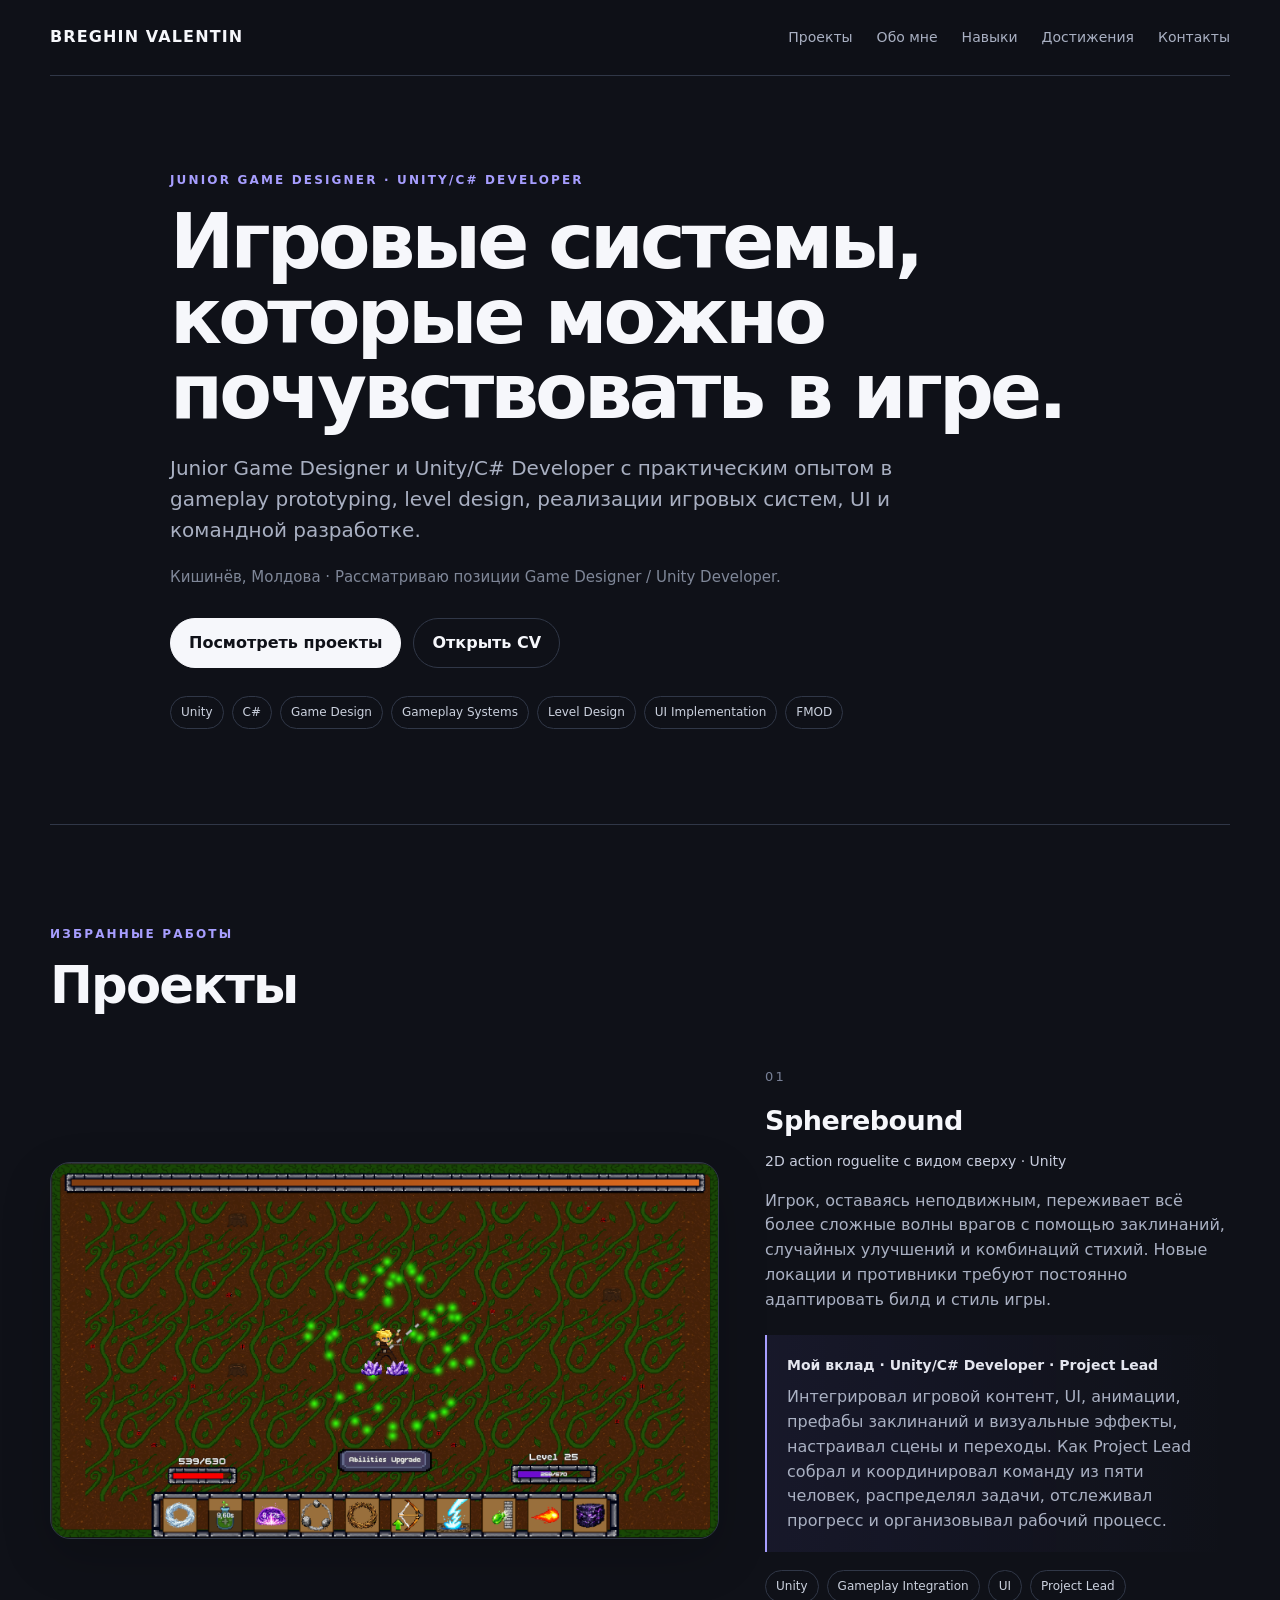
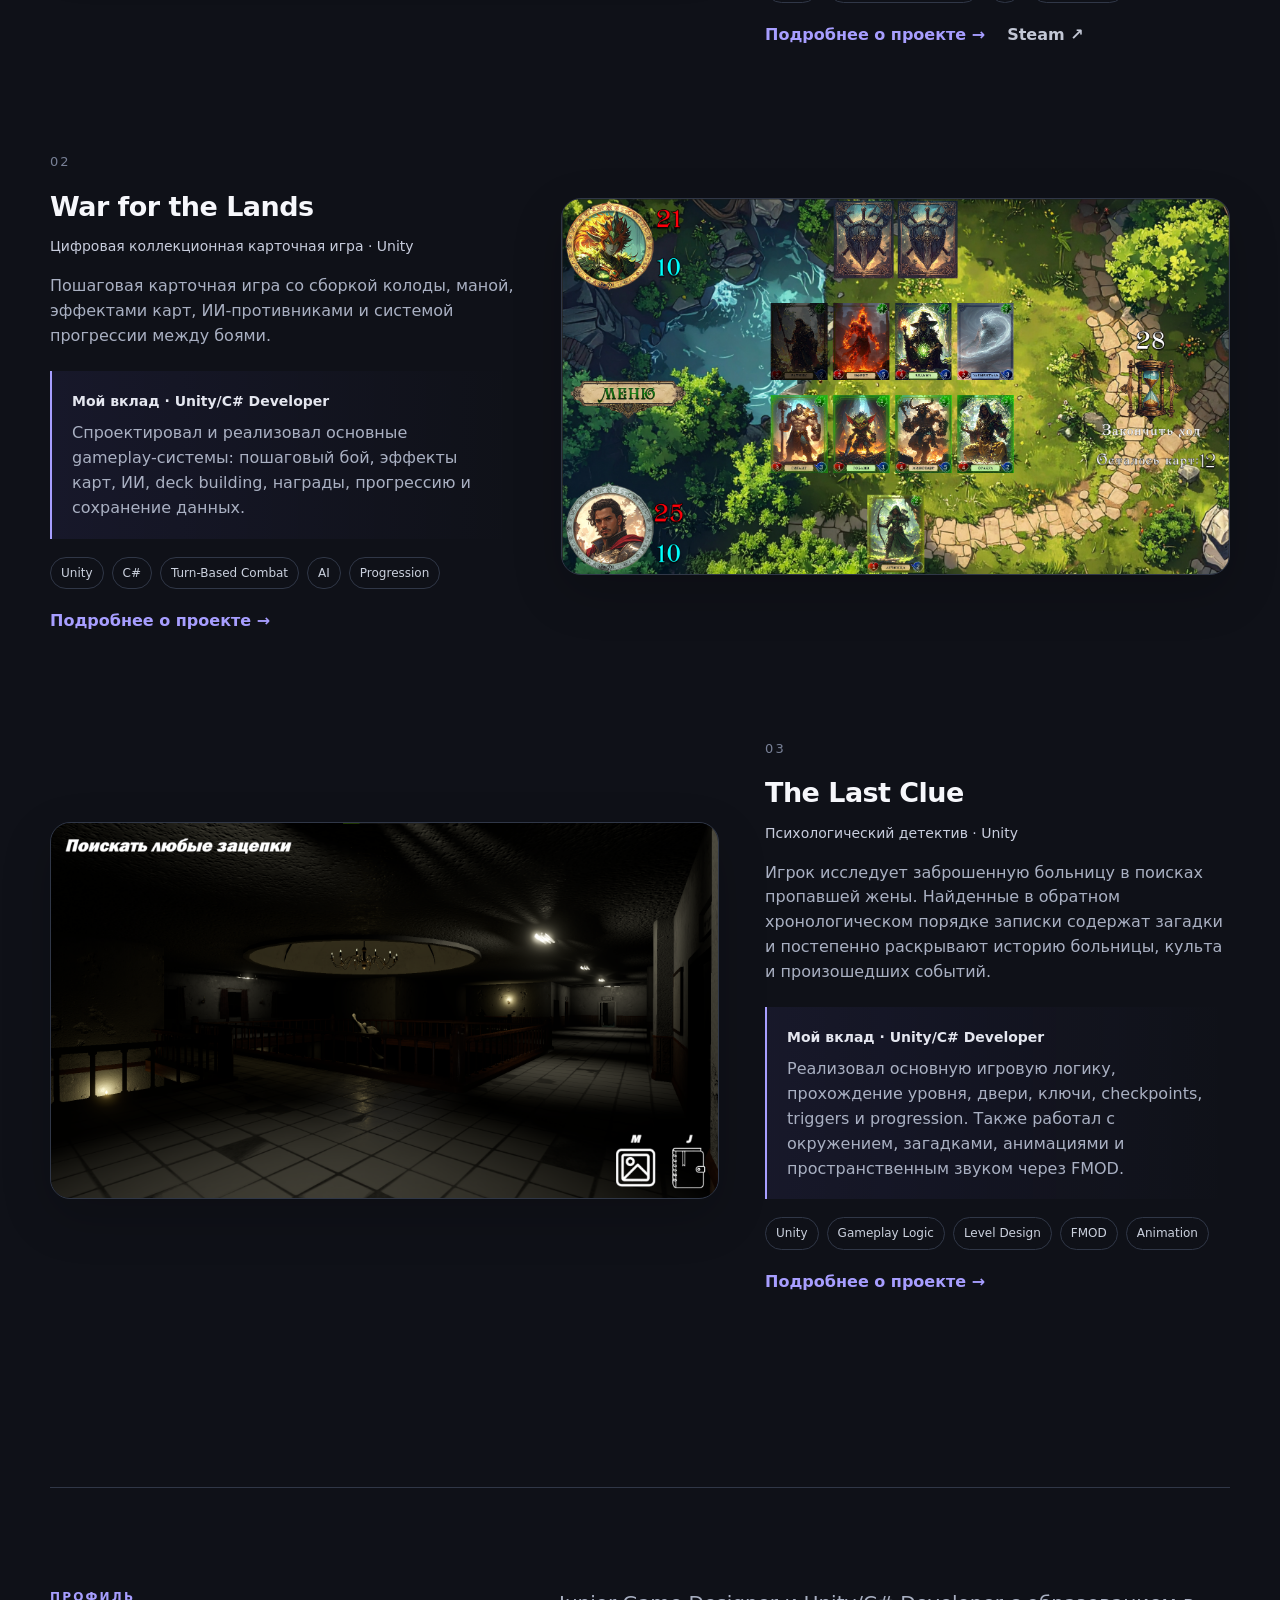
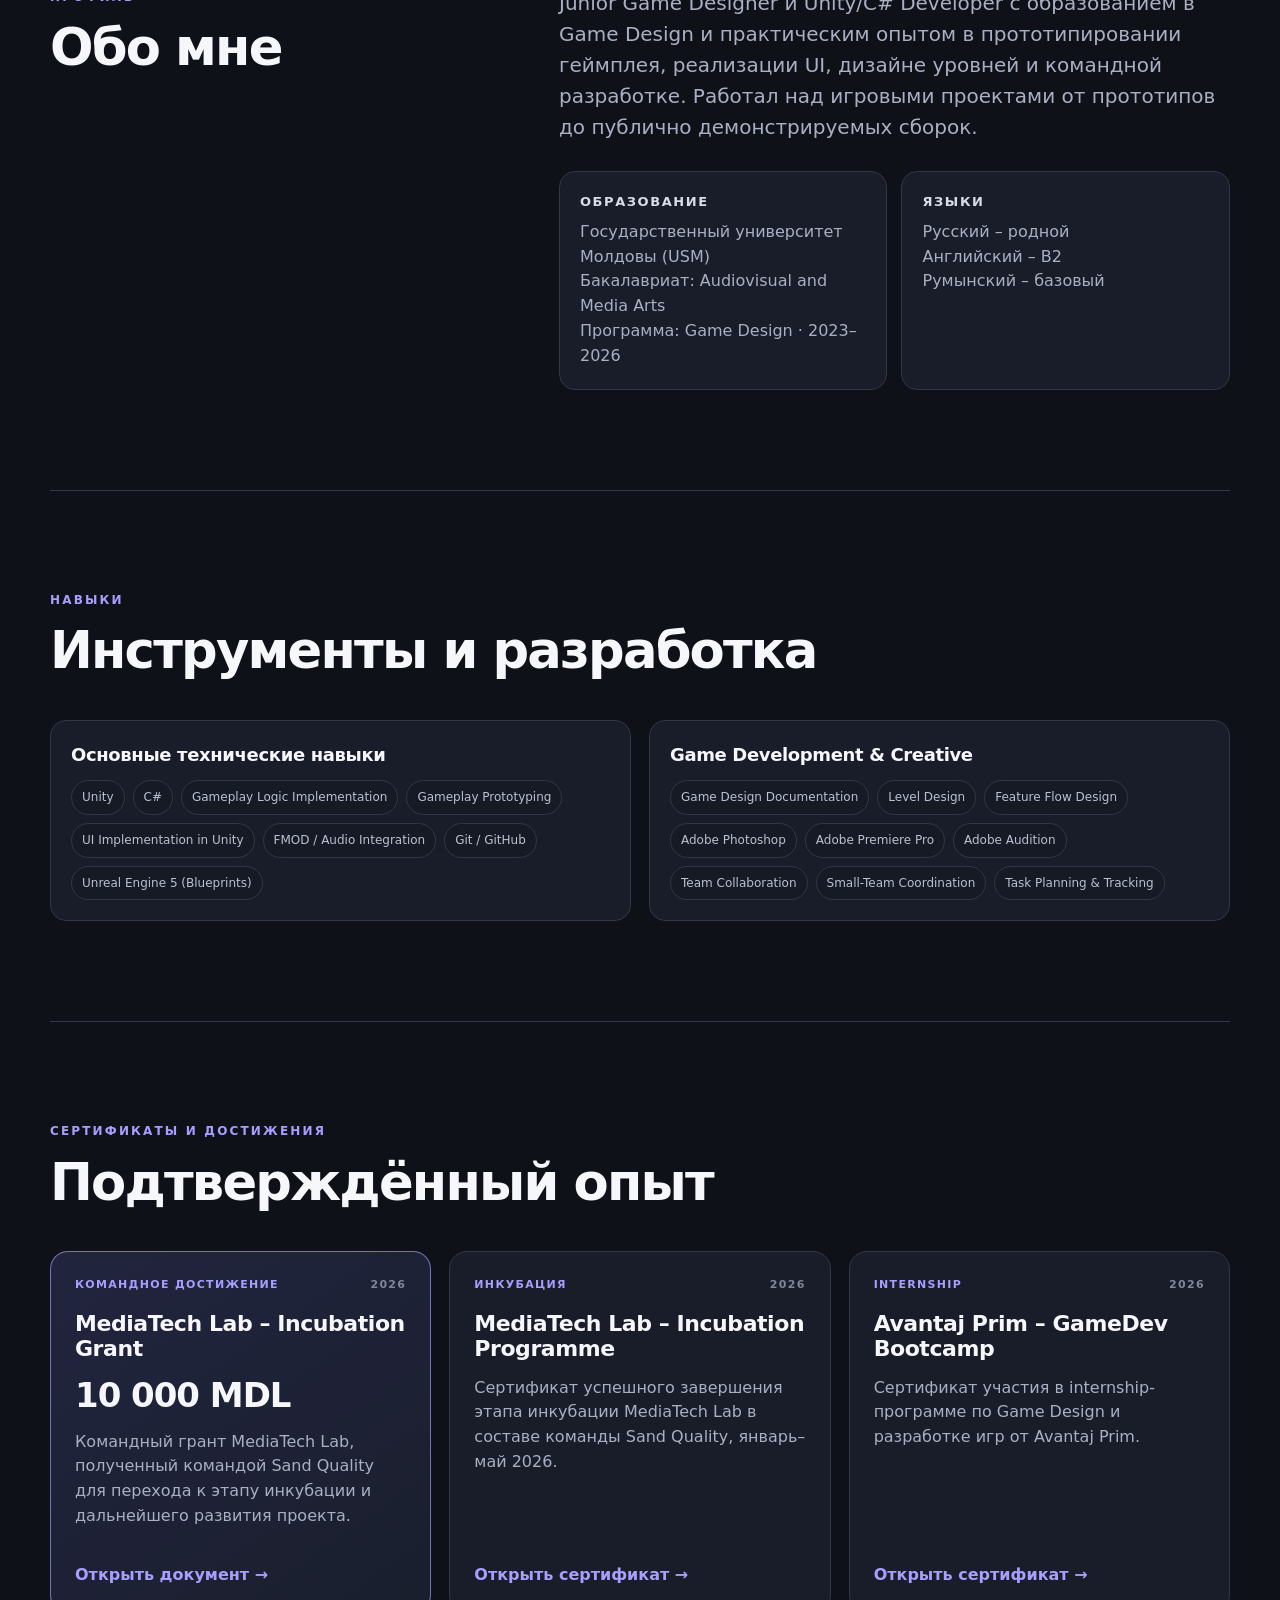
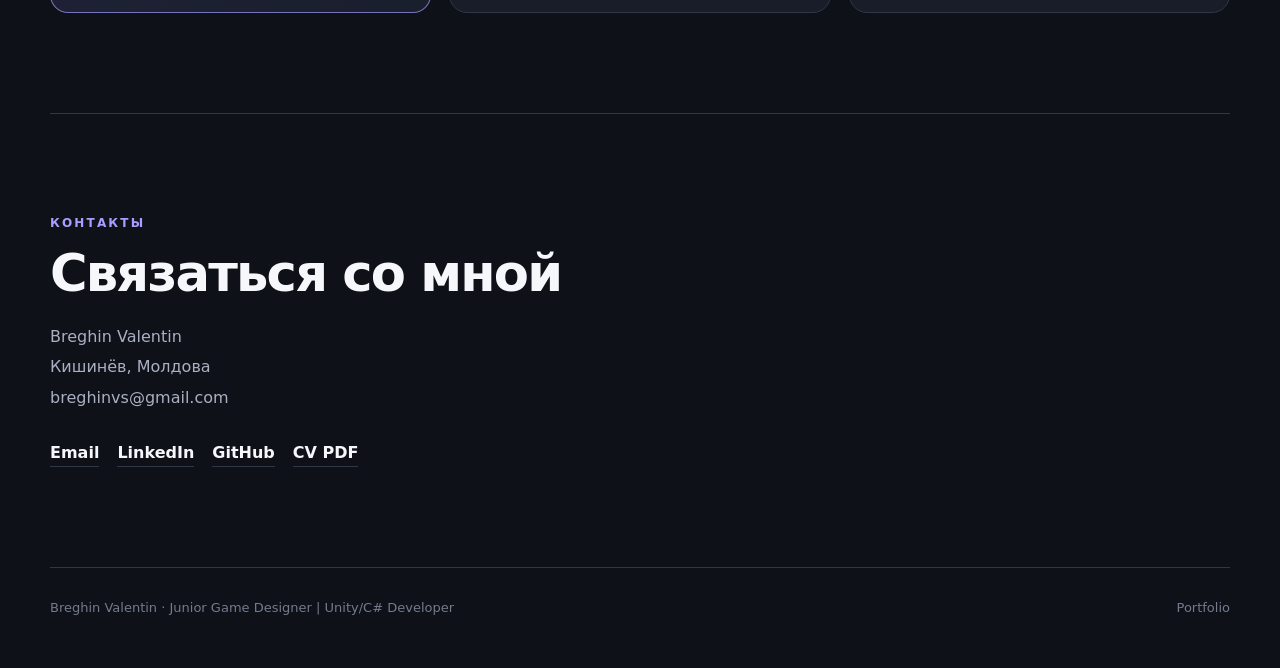
<file: index.html>
<!doctype html>
<html lang="ru">
  <head>
    <meta charset="utf-8">
    <meta name="viewport" content="width=device-width,initial-scale=1">
    <title>Breghin Valentin | Junior Game Designer | Unity/C# Developer</title>
    <meta name="description" content="Портфолио Breghin Valentin: Junior Game Designer и Unity/C# Developer. Игровые системы, gameplay prototyping, level design и командная разработка.">
    <link rel="canonical" href="https://gatakola.github.io/">
    <meta property="og:type" content="website">
    <meta property="og:site_name" content="Valentin Breghin Portfolio">
    <meta property="og:title" content="Valentin Breghin | Junior Game Designer | Unity/C# Developer">
    <meta property="og:description" content="Portfolio of Valentin Breghin, a Junior Game Designer and Unity/C# Developer focused on gameplay systems, prototyping, level design, and team-based game development.">
    <meta property="og:url" content="https://gatakola.github.io/">
    <meta property="og:image" content="https://gatakola.github.io/media/spherebound.png">
    <meta property="og:image:secure_url" content="https://gatakola.github.io/media/spherebound.png">
    <meta property="og:image:type" content="image/png">
    <meta property="og:image:width" content="1232">
    <meta property="og:image:height" content="706">
    <meta property="og:image:alt" content="Valentin Breghin game development portfolio">
    <meta name="twitter:card" content="summary_large_image">
    <meta name="twitter:title" content="Valentin Breghin | Junior Game Designer | Unity/C# Developer">
    <meta name="twitter:description" content="Portfolio of Valentin Breghin, a Junior Game Designer and Unity/C# Developer focused on gameplay systems, prototyping, level design, and team-based game development.">
    <meta name="twitter:image" content="https://gatakola.github.io/media/spherebound.png">
    <link rel="stylesheet" href="styles.css?v=20260915-1">
  </head>
  <body>
    <header class="topbar">
      <a class="logo" href="index.html">BREGHIN VALENTIN</a>
      <nav>
        <a href="#projects">Проекты</a>
        <a href="#about">Обо мне</a>
        <a href="#skills">Навыки</a>
        <a href="#achievements">Достижения</a>
        <a href="#contact">Контакты</a>
      </nav>
    </header>
    <main>
      <section class="hero hero-text-only">
        <div class="hero-centered">
          <p class="eyebrow">JUNIOR GAME DESIGNER · UNITY/C# DEVELOPER</p>
          <h1>Игровые системы, которые можно почувствовать в игре.</h1>
          <p class="lead">Junior Game Designer и Unity/C# Developer с практическим опытом в gameplay prototyping, level design, реализации игровых систем, UI и командной разработке.</p>
          <p class="hero-note">Кишинёв, Молдова · Рассматриваю позиции Game Designer / Unity Developer.</p>
          <div class="actions">
            <a class="button primary" href="#projects">Посмотреть проекты</a>
            <a class="button" href="cv.pdf" target="_blank">Открыть CV</a>
          </div>
          <div class="chips">
            <span>Unity</span>
            <span>C#</span>
            <span>Game Design</span>
            <span>Gameplay Systems</span>
            <span>Level Design</span>
            <span>UI Implementation</span>
            <span>FMOD</span>
          </div>
        </div>
      </section>

      <section id="projects" class="section">
        <div class="section-heading">
          <p class="eyebrow">ИЗБРАННЫЕ РАБОТЫ</p>
          <h2>Проекты</h2>
        </div>
        <article class="project-card">
          <a href="spherebound.html" class="project-media media">
            <img src="media/spherebound_jungle.png" alt="Gameplay Spherebound в локации Джунгли">
          </a>
          <div class="project-copy">
            <p class="index">01</p>
            <h3>Spherebound</h3>
            <span class="project-type">2D action roguelite с видом сверху · Unity</span>
            <p>Игрок, оставаясь неподвижным, переживает всё более сложные волны врагов с помощью заклинаний, случайных улучшений и комбинаций стихий. Новые локации и противники требуют постоянно адаптировать билд и стиль игры.</p>
            <div class="contribution-inline">
              <strong>Мой вклад · Unity/C# Developer · Project Lead</strong>
              <p>Интегрировал игровой контент, UI, анимации, префабы заклинаний и визуальные эффекты, настраивал сцены и переходы. Как Project Lead собрал и координировал команду из пяти человек, распределял задачи, отслеживал прогресс и организовывал рабочий процесс.</p>
            </div>
            <div class="chips">
              <span>Unity</span>
              <span>Gameplay Integration</span>
              <span>UI</span>
              <span>Project Lead</span>
            </div>
            <div class="project-links">
              <a class="text-link" href="spherebound.html">Подробнее о проекте →</a>
              <a class="text-link secondary-link" href="https://store.steampowered.com/app/4751490/Spherebound/" target="_blank" rel="noopener noreferrer">Steam ↗</a>
            </div>
          </div>
        </article>
        <article class="project-card reverse">
          <a href="war-for-the-lands.html" class="project-media media">
            <img src="media/wfl_combat.png" alt="Gameplay War for the Lands">
          </a>
          <div class="project-copy">
            <p class="index">02</p>
            <h3>War for the Lands</h3>
            <span class="project-type">Цифровая коллекционная карточная игра · Unity</span>
            <p>Пошаговая карточная игра со сборкой колоды, маной, эффектами карт, ИИ-противниками и системой прогрессии между боями.</p>
            <div class="contribution-inline">
              <strong>Мой вклад · Unity/C# Developer</strong>
              <p>Спроектировал и реализовал основные gameplay-системы: пошаговый бой, эффекты карт, ИИ, deck building, награды, прогрессию и сохранение данных.</p>
            </div>
            <div class="chips">
              <span>Unity</span>
              <span>C#</span>
              <span>Turn-Based Combat</span>
              <span>AI</span>
              <span>Progression</span>
            </div>
            <a class="text-link" href="war-for-the-lands.html">Подробнее о проекте →</a>
          </div>
        </article>
        <article class="project-card">
          <a href="the-last-clue.html" class="project-media media">
            <img src="media/the_last_clue.png" alt="The Last Clue">
          </a>
          <div class="project-copy">
            <p class="index">03</p>
            <h3>The Last Clue</h3>
            <span class="project-type">Психологический детектив · Unity</span>
            <p>Игрок исследует заброшенную больницу в поисках пропавшей жены. Найденные в обратном хронологическом порядке записки содержат загадки и постепенно раскрывают историю больницы, культа и произошедших событий.</p>
            <div class="contribution-inline">
              <strong>Мой вклад · Unity/C# Developer</strong>
              <p>Реализовал основную игровую логику, прохождение уровня, двери, ключи, checkpoints, triggers и progression. Также работал с окружением, загадками, анимациями и пространственным звуком через FMOD.</p>
            </div>
            <div class="chips">
              <span>Unity</span>
              <span>Gameplay Logic</span>
              <span>Level Design</span>
              <span>FMOD</span>
              <span>Animation</span>
            </div>
            <a class="text-link" href="the-last-clue.html">Подробнее о проекте →</a>
          </div>
        </article>
      </section>

      <section id="about" class="section split">
        <div>
          <p class="eyebrow">ПРОФИЛЬ</p>
          <h2>Обо мне</h2>
        </div>
        <div class="about-copy">
          <p>Junior Game Designer и Unity/C# Developer с образованием в Game Design и практическим опытом в прототипировании геймплея, реализации UI, дизайне уровней и командной разработке. Работал над игровыми проектами от прототипов до публично демонстрируемых сборок.</p>
          <div class="info-grid">
            <div class="info-card">
              <strong>Образование</strong>
              <span>
                Государственный университет Молдовы (USM)
                <br>
                Бакалавриат: Audiovisual and Media Arts
                <br>
                Программа: Game Design · 2023–2026
              </span>
            </div>
            <div class="info-card">
              <strong>Языки</strong>
              <span>
                Русский – родной
                <br>
                Английский – B2
                <br>
                Румынский – базовый
              </span>
            </div>
          </div>
        </div>
      </section>

      <section id="skills" class="section">
        <div class="section-heading">
          <p class="eyebrow">НАВЫКИ</p>
          <h2>Инструменты и разработка</h2>
        </div>
        <div class="skills-columns">
          <div class="skills-box">
            <h3>Основные технические навыки</h3>
            <div class="skill-list">
              <span>Unity</span>
              <span>C#</span>
              <span>Gameplay Logic Implementation</span>
              <span>Gameplay Prototyping</span>
              <span>UI Implementation in Unity</span>
              <span>FMOD / Audio Integration</span>
              <span>Git / GitHub</span>
              <span>Unreal Engine 5 (Blueprints)</span>
            </div>
          </div>
          <div class="skills-box">
            <h3>Game Development & Creative</h3>
            <div class="skill-list">
              <span>Game Design Documentation</span>
              <span>Level Design</span>
              <span>Feature Flow Design</span>
              <span>Adobe Photoshop</span>
              <span>Adobe Premiere Pro</span>
              <span>Adobe Audition</span>
              <span>Team Collaboration</span>
              <span>Small-Team Coordination</span>
              <span>Task Planning & Tracking</span>
            </div>
          </div>
        </div>
      </section>

      <section id="achievements" class="section">
        <div class="section-heading">
          <p class="eyebrow">СЕРТИФИКАТЫ И ДОСТИЖЕНИЯ</p>
          <h2>Подтверждённый опыт</h2>
        </div>
        <div class="achievement-grid">
          <article class="achievement-card featured-achievement">
            <div class="achievement-topline">
              <span class="achievement-type">КОМАНДНОЕ ДОСТИЖЕНИЕ</span>
              <span class="achievement-year">2026</span>
            </div>
            <h3>MediaTech Lab – Incubation Grant</h3>
            <p class="achievement-highlight">10 000 MDL</p>
            <p>Командный грант MediaTech Lab, полученный командой Sand Quality для перехода к этапу инкубации и дальнейшего развития проекта.</p>
            <a class="text-link" href="documents/mediatech-incubation-grant.pdf" target="_blank" rel="noopener noreferrer">Открыть документ →</a>
          </article>
          <article class="achievement-card">
            <div class="achievement-topline">
              <span class="achievement-type">ИНКУБАЦИЯ</span>
              <span class="achievement-year">2026</span>
            </div>
            <h3>MediaTech Lab – Incubation Programme</h3>
            <p>Сертификат успешного завершения этапа инкубации MediaTech Lab в составе команды Sand Quality, январь–май 2026.</p>
            <a class="text-link" href="documents/mediatech-incubation-certificate.pdf" target="_blank" rel="noopener noreferrer">Открыть сертификат →</a>
          </article>
          <article class="achievement-card">
            <div class="achievement-topline">
              <span class="achievement-type">INTERNSHIP</span>
              <span class="achievement-year">2026</span>
            </div>
            <h3>Avantaj Prim – GameDev Bootcamp</h3>
            <p>Сертификат участия в internship-программе по Game Design и разработке игр от Avantaj Prim.</p>
            <a class="text-link" href="documents/avantaj-prim-gamedev-bootcamp.pdf" target="_blank" rel="noopener noreferrer">Открыть сертификат →</a>
          </article>
        </div>
      </section>

      <section id="contact" class="section">
        <p class="eyebrow">КОНТАКТЫ</p>
        <h2>Связаться со мной</h2>
        <div class="contact-meta">
          <span>Breghin Valentin</span>
          <span>Кишинёв, Молдова</span>
          <span>breghinvs@gmail.com</span>
        </div>
        <div class="contact-links">
          <a href="mailto:breghinvs@gmail.com">Email</a>
          <a href="https://www.linkedin.com/in/valentin-breghin/" target="_blank" rel="noopener noreferrer">LinkedIn</a>
          <a href="https://github.com/GATAKOLA" target="_blank" rel="noopener noreferrer">GitHub</a>
          <a href="cv.pdf" target="_blank">CV PDF</a>
        </div>
      </section>
    </main>
    <footer>
      <span>Breghin Valentin · Junior Game Designer | Unity/C# Developer</span>
      <span>Portfolio</span>
    </footer>
    <script src="lightbox.js"></script>
  </body>
</html>
</file>
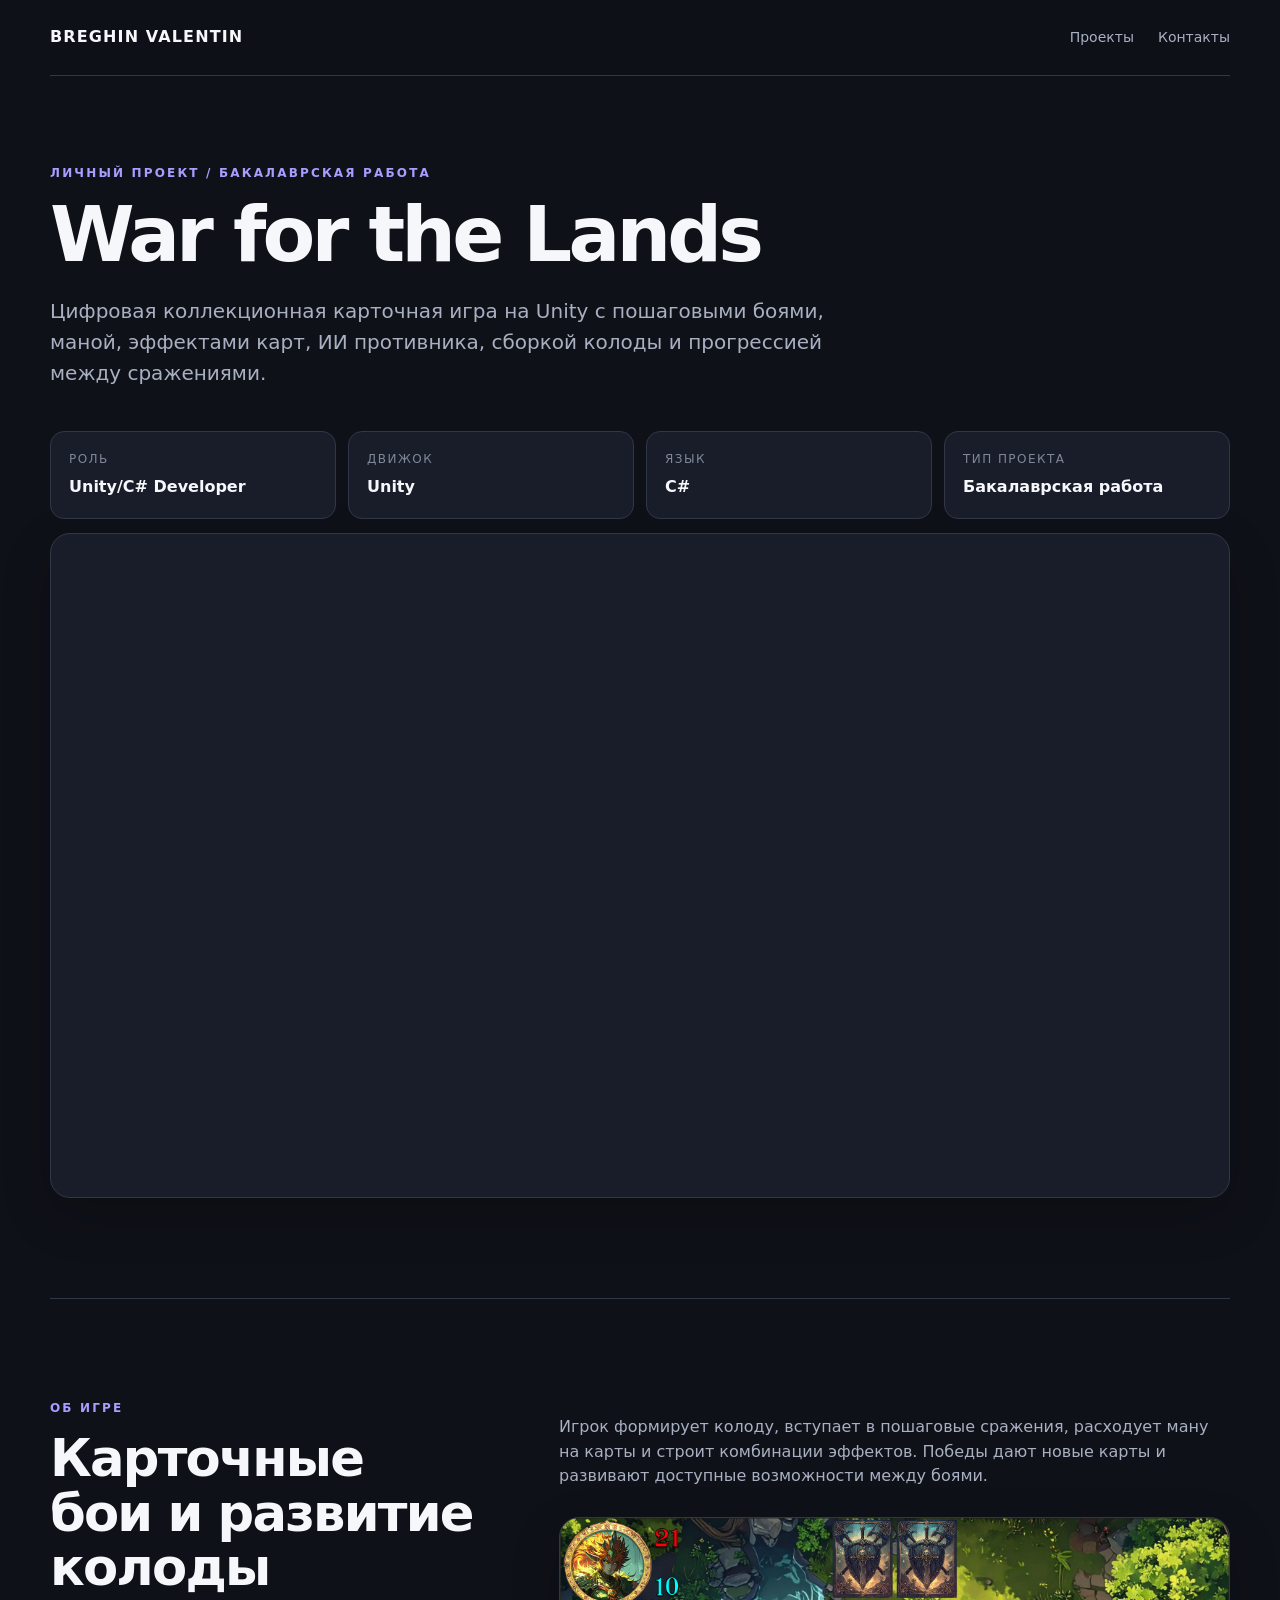
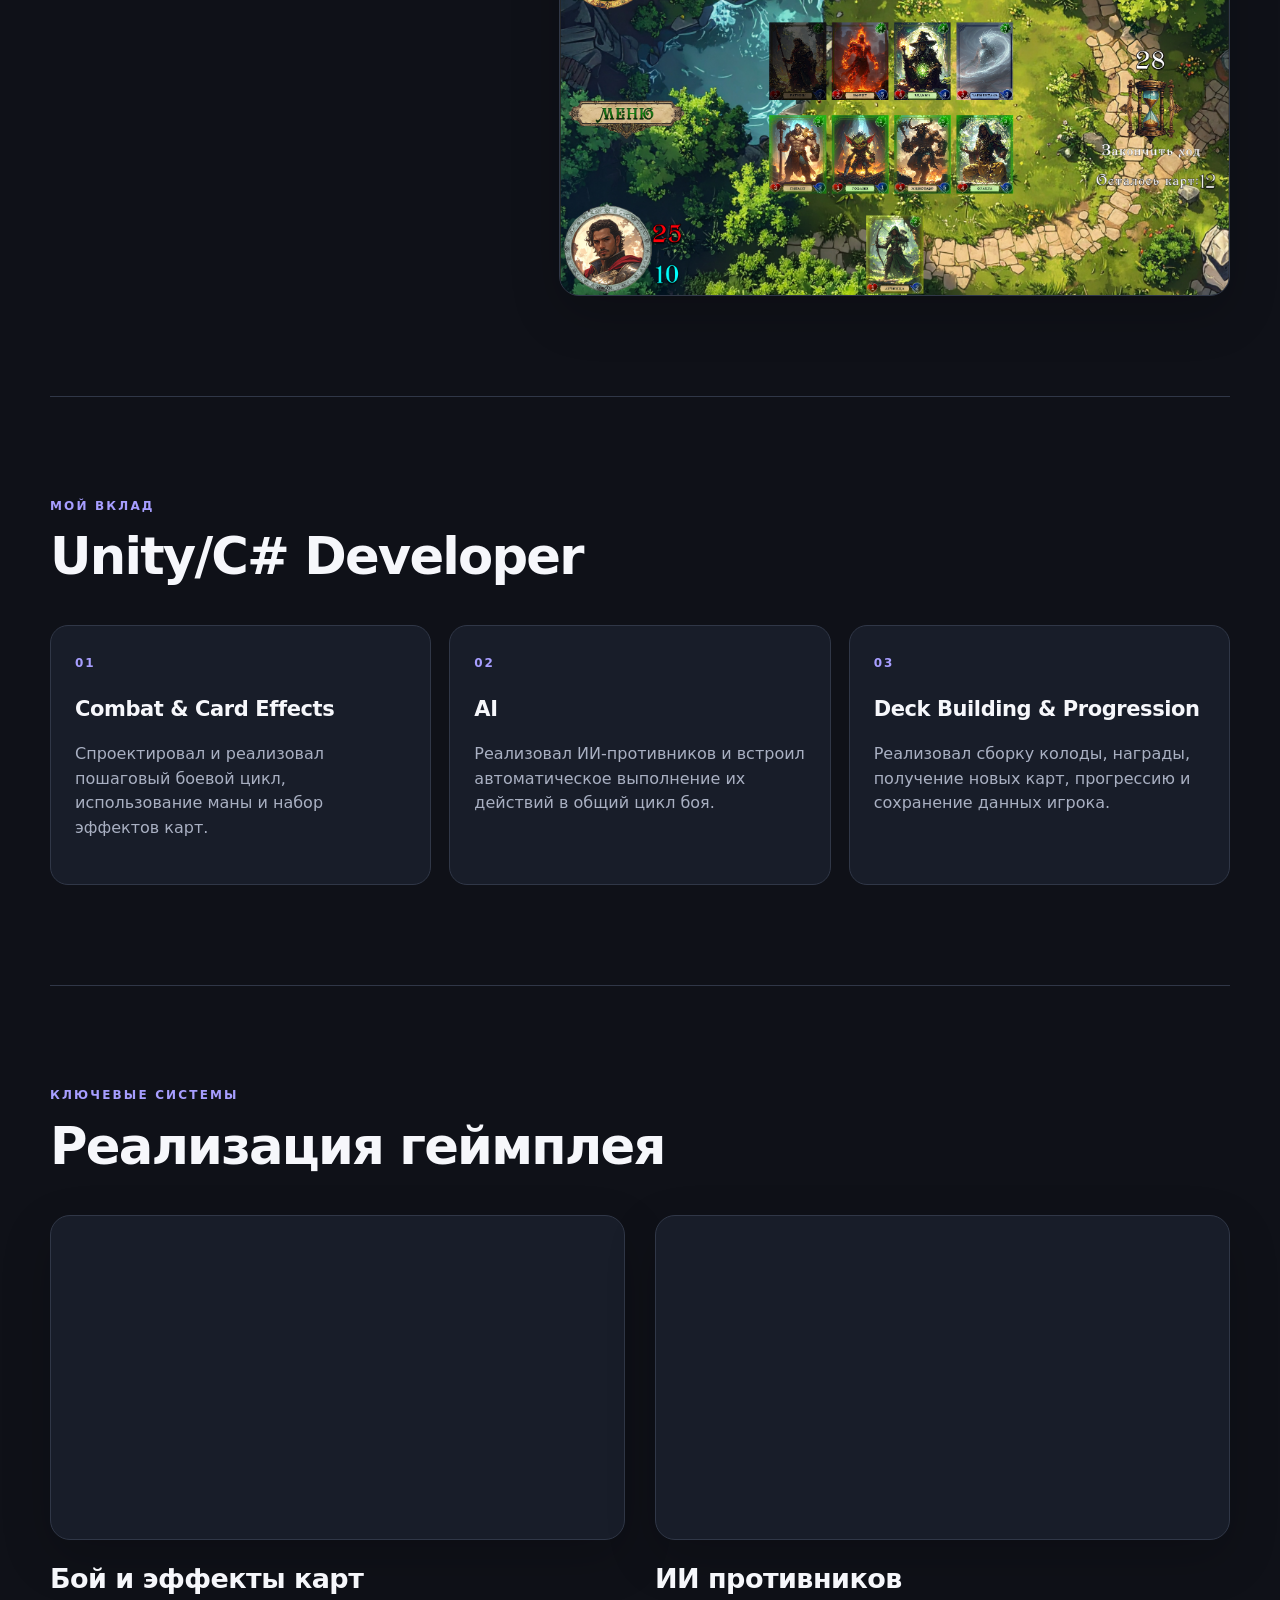
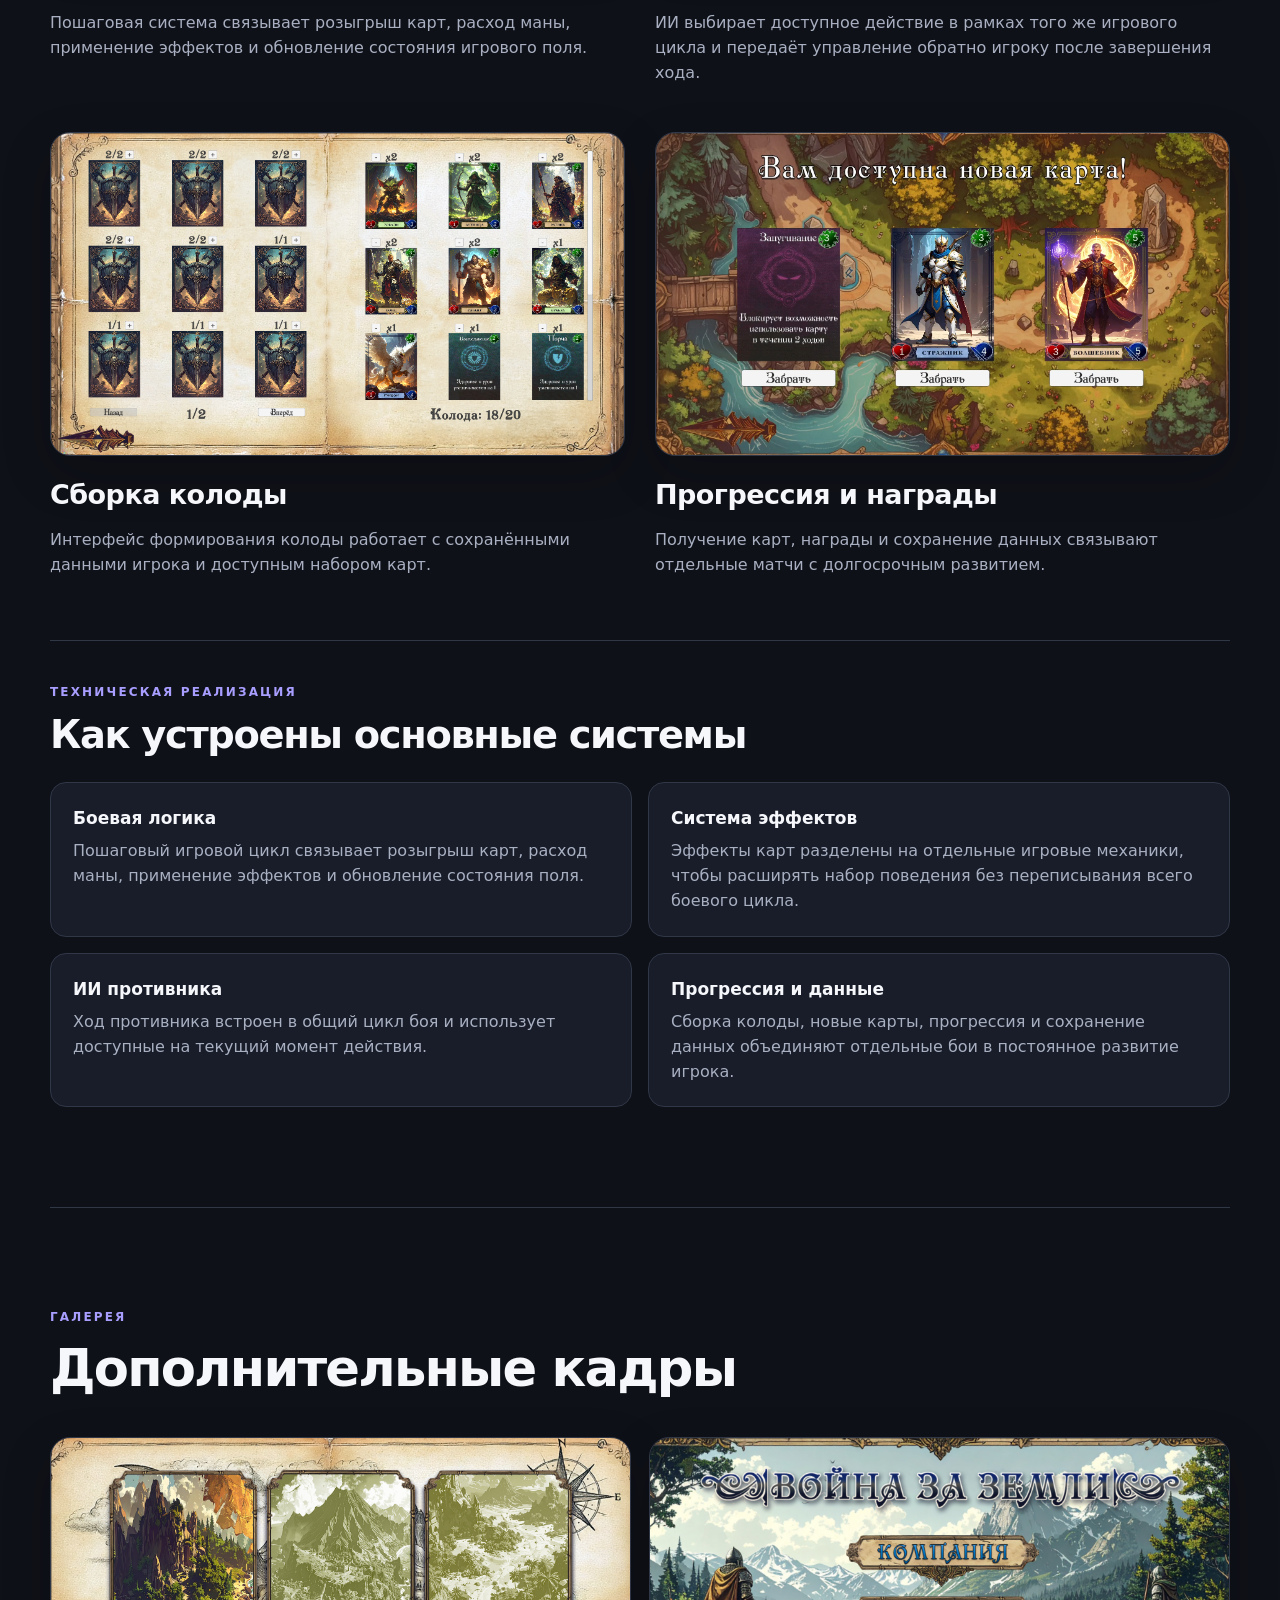
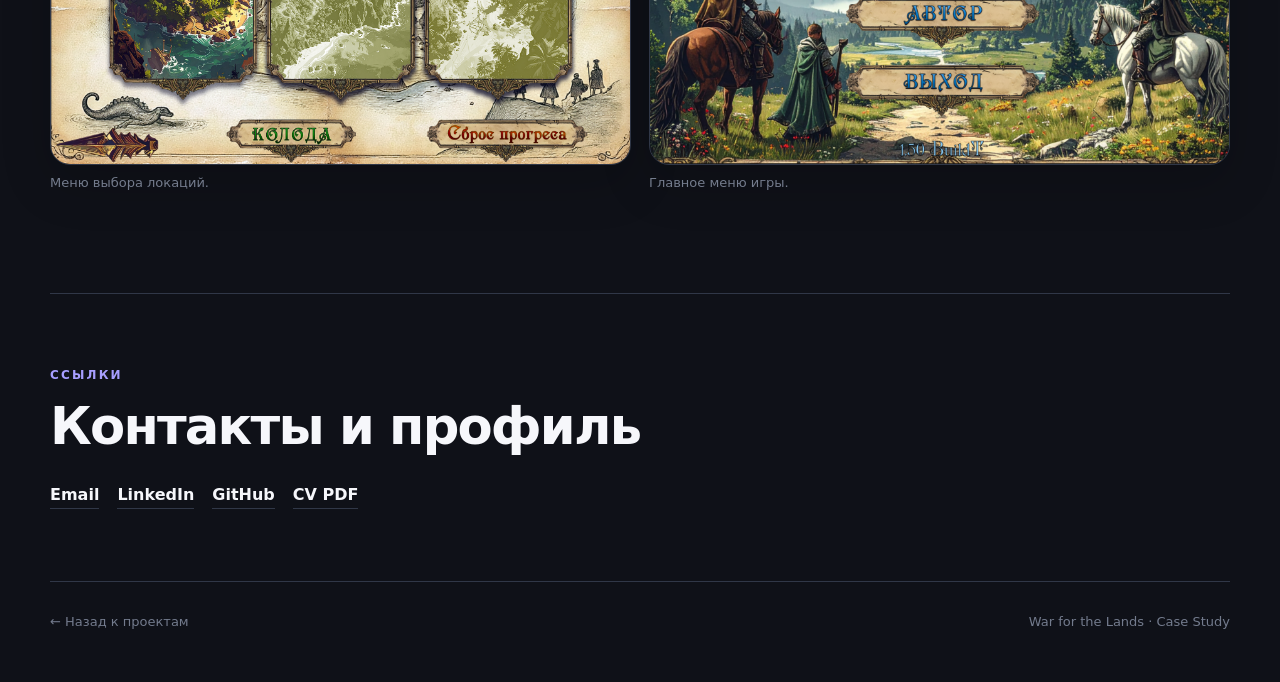
<file: war-for-the-lands.html>
<!doctype html>
<html lang="ru">
  <head>
    <meta charset="utf-8">
    <meta name="viewport" content="width=device-width,initial-scale=1">
    <title>War for the Lands | Breghin Valentin</title>
    <meta name="description" content="War for the Lands: case study Breghin Valentin, Unity/C# Developer. Turn-based combat, card effects, AI, deck building and progression.">
    <link rel="canonical" href="https://gatakola.github.io/war-for-the-lands.html">
    <meta property="og:type" content="website">
    <meta property="og:site_name" content="Valentin Breghin Portfolio">
    <meta property="og:title" content="War for the Lands | Valentin Breghin Portfolio">
    <meta property="og:description" content="War for the Lands is a digital collectible card game built in Unity. See my work on turn-based combat, card effects, AI, deck building, progression, and save systems.">
    <meta property="og:url" content="https://gatakola.github.io/war-for-the-lands.html">
    <meta property="og:image" content="https://gatakola.github.io/media/wfl_combat.png">
    <meta property="og:image:secure_url" content="https://gatakola.github.io/media/wfl_combat.png">
    <meta property="og:image:type" content="image/png">
    <meta property="og:image:width" content="1848">
    <meta property="og:image:height" content="1039">
    <meta property="og:image:alt" content="War for the Lands gameplay screenshot">
    <meta name="twitter:card" content="summary_large_image">
    <meta name="twitter:title" content="War for the Lands | Valentin Breghin Portfolio">
    <meta name="twitter:description" content="War for the Lands is a digital collectible card game built in Unity. See my work on turn-based combat, card effects, AI, deck building, progression, and save systems.">
    <meta name="twitter:image" content="https://gatakola.github.io/media/wfl_combat.png">
    <link rel="stylesheet" href="styles.css?v=20260915-1">
  </head>
  <body>
    <header class="topbar">
      <a class="logo" href="index.html">BREGHIN VALENTIN</a>
      <nav>
        <a href="index.html#projects">Проекты</a>
        <a href="index.html#contact">Контакты</a>
      </nav>
    </header>
    <main>
      <section class="project-hero">
        <p class="eyebrow">ЛИЧНЫЙ ПРОЕКТ / БАКАЛАВРСКАЯ РАБОТА</p>
        <h1>War for the Lands</h1>
        <p class="lead">Цифровая коллекционная карточная игра на Unity с пошаговыми боями, маной, эффектами карт, ИИ противника, сборкой колоды и прогрессией между сражениями.</p>
        <div class="meta-grid">
          <div>
            <span>Роль</span>
            <strong>Unity/C# Developer</strong>
          </div>
          <div>
            <span>Движок</span>
            <strong>Unity</strong>
          </div>
          <div>
            <span>Язык</span>
            <strong>C#</strong>
          </div>
          <div>
            <span>Тип проекта</span>
            <strong>Бакалаврская работа</strong>
          </div>
        </div>
        <div class="media case-hero">
          <video autoplay muted loop playsinline preload="metadata" src="media/wfl_hero.mp4"></video>
        </div>
      </section>

      <section class="section split">
        <div>
          <p class="eyebrow">ОБ ИГРЕ</p>
          <h2>Карточные бои и развитие колоды</h2>
        </div>
        <div>
          <p>Игрок формирует колоду, вступает в пошаговые сражения, расходует ману на карты и строит комбинации эффектов. Победы дают новые карты и развивают доступные возможности между боями.</p>
          <div class="media content-media">
            <img src="media/wfl_combat.png" alt="Экран боя War for the Lands">
          </div>
        </div>
      </section>

      <section class="section">
        <div class="section-heading">
          <p class="eyebrow">МОЙ ВКЛАД</p>
          <h2>Unity/C# Developer</h2>
        </div>
        <div class="contribution-grid">
          <article class="contribution-card">
            <span>01</span>
            <h3>Combat & Card Effects</h3>
            <p>Спроектировал и реализовал пошаговый боевой цикл, использование маны и набор эффектов карт.</p>
          </article>
          <article class="contribution-card">
            <span>02</span>
            <h3>AI</h3>
            <p>Реализовал ИИ-противников и встроил автоматическое выполнение их действий в общий цикл боя.</p>
          </article>
          <article class="contribution-card">
            <span>03</span>
            <h3>Deck Building & Progression</h3>
            <p>Реализовал сборку колоды, награды, получение новых карт, прогрессию и сохранение данных игрока.</p>
          </article>
        </div>
      </section>

      <section class="section">
        <div class="section-heading">
          <p class="eyebrow">КЛЮЧЕВЫЕ СИСТЕМЫ</p>
          <h2>Реализация геймплея</h2>
        </div>
        <div class="feature-grid">
          <article class="feature">
            <div class="media">
              <video autoplay muted loop playsinline preload="metadata" src="media/wfl_effect.mp4"></video>
            </div>
            <h3>Бой и эффекты карт</h3>
            <p>Пошаговая система связывает розыгрыш карт, расход маны, применение эффектов и обновление состояния игрового поля.</p>
          </article>
          <article class="feature">
            <div class="media">
              <video autoplay muted loop playsinline preload="metadata" src="media/wfl_ai.mp4"></video>
            </div>
            <h3>ИИ противников</h3>
            <p>ИИ выбирает доступное действие в рамках того же игрового цикла и передаёт управление обратно игроку после завершения хода.</p>
          </article>
          <article class="feature">
            <div class="media">
              <img src="media/wfl_deck.png" alt="Сборка колоды War for the Lands">
            </div>
            <h3>Сборка колоды</h3>
            <p>Интерфейс формирования колоды работает с сохранёнными данными игрока и доступным набором карт.</p>
          </article>
          <article class="feature">
            <div class="media">
              <img src="media/wfl_reward.png" alt="Награда War for the Lands">
            </div>
            <h3>Прогрессия и награды</h3>
            <p>Получение карт, награды и сохранение данных связывают отдельные матчи с долгосрочным развитием.</p>
          </article>
        </div>
        <div class="tech-summary">
          <p class="eyebrow">ТЕХНИЧЕСКАЯ РЕАЛИЗАЦИЯ</p>
          <h2>Как устроены основные системы</h2>
          <div class="tech-grid">
            <div class="tech-card">
              <strong>Боевая логика</strong>
              <p>Пошаговый игровой цикл связывает розыгрыш карт, расход маны, применение эффектов и обновление состояния поля.</p>
            </div>
            <div class="tech-card">
              <strong>Система эффектов</strong>
              <p>Эффекты карт разделены на отдельные игровые механики, чтобы расширять набор поведения без переписывания всего боевого цикла.</p>
            </div>
            <div class="tech-card">
              <strong>ИИ противника</strong>
              <p>Ход противника встроен в общий цикл боя и использует доступные на текущий момент действия.</p>
            </div>
            <div class="tech-card">
              <strong>Прогрессия и данные</strong>
              <p>Сборка колоды, новые карты, прогрессия и сохранение данных объединяют отдельные бои в постоянное развитие игрока.</p>
            </div>
          </div>
        </div>
      </section>

      <section class="section">
        <div class="section-heading">
          <p class="eyebrow">ГАЛЕРЕЯ</p>
          <h2>Дополнительные кадры</h2>
        </div>
        <div class="gallery-grid">
          <figure>
            <div class="media">
              <img src="media/wfl_extra.png" alt="Дополнительный кадр War for the Lands">
            </div>
            <figcaption class="caption">Меню выбора локаций.</figcaption>
          </figure>
          <figure>
            <div class="media">
              <img src="media/wfl_main_menu.png" alt="Главное меню War for the Lands">
            </div>
            <figcaption class="caption">Главное меню игры.</figcaption>
          </figure>
        </div>
      </section>

      <section class="section compact-contact">
        <p class="eyebrow">ССЫЛКИ</p>
        <h2>Контакты и профиль</h2>
        <div class="contact-links">
          <a href="mailto:breghinvs@gmail.com">Email</a>
          <a href="https://www.linkedin.com/in/valentin-breghin/" target="_blank" rel="noopener noreferrer">LinkedIn</a>
          <a href="https://github.com/GATAKOLA" target="_blank" rel="noopener noreferrer">GitHub</a>
          <a href="cv.pdf" target="_blank">CV PDF</a>
        </div>
      </section>
    </main>
    <footer>
      <a href="index.html">← Назад к проектам</a>
      <span>War for the Lands · Case Study</span>
    </footer>
    <script src="lightbox.js"></script>
  </body>
</html>
</file>
<file: styles.css>
:root {
  --bg: #0f1118;
  --surface: #181d29;
  --surface2: #202634;
  --text: #f6f7fb;
  --muted: #a9b0c2;
  --line: #303747;
  --accent: #7768ff;
  --accent2: #a79eff;
  --max: 1180px;
}

* {
  box-sizing: border-box;
}

html {
  scroll-behavior: smooth;
}

body {
  margin: 0;
  background: var(--bg);
  color: var(--text);
  font-family: Inter, ui-sans-serif, system-ui, -apple-system, BlinkMacSystemFont, "Segoe UI", sans-serif;
  line-height: 1.55;
}

a {
  color: inherit;
  text-decoration: none;
}

img, video {
  display: block;
  width: 100%;
}

figure {
  margin: 0;
}

.topbar {
  width: min(calc(100% - 40px), var(--max));
  margin: auto;
  height: 76px;
  display: flex;
  align-items: center;
  justify-content: space-between;
  border-bottom: 1px solid var(--line);
  position: sticky;
  top: 0;
  z-index: 10;
  background: rgba(15, 17, 24, .93);
  backdrop-filter: blur(12px);
}

.logo {
  font-weight: 900;
  letter-spacing: .07em;
}

nav {
  display: flex;
  gap: 24px;
  color: var(--muted);
  font-size: 14px;
}

nav a:hover, .text-link:hover, .contact-links a:hover {
  color: var(--accent2);
}

main {
  width: min(calc(100% - 40px), var(--max));
  margin: auto;
}

.hero {
  min-height: 650px;
  display: grid;
  grid-template-columns: 1.02fr .98fr;
  align-items: center;
  gap: 56px;
  padding: 74px 0;
}

.eyebrow {
  font-size: 12px;
  font-weight: 850;
  letter-spacing: .18em;
  color: var(--accent2);
  margin: 0 0 14px;
}

h1 {
  font-size: clamp(48px, 6vw, 82px);
  line-height: .98;
  letter-spacing: -.05em;
  margin: 0 0 24px;
}

h2 {
  font-size: clamp(34px, 4vw, 56px);
  line-height: 1.06;
  letter-spacing: -.035em;
  margin: 0;
}

h3 {
  font-size: 27px;
  letter-spacing: -.02em;
  margin: 12px 0;
}

p {
  color: var(--muted);
}

.lead {
  font-size: 20px;
  max-width: 780px;
}

.hero-note {
  font-size: 15px;
  color: #7f8798;
  margin-top: 14px;
}

.actions, .case-actions {
  display: flex;
  flex-wrap: wrap;
  gap: 12px;
  margin: 28px 0;
}

.button {
  display: inline-flex;
  padding: 12px 18px;
  border: 1px solid var(--line);
  border-radius: 999px;
  font-weight: 750;
}

.button.primary {
  background: var(--text);
  color: var(--bg);
  border-color: var(--text);
}

.chips {
  display: flex;
  flex-wrap: wrap;
  gap: 8px;
  margin-top: 18px;
}

.chips span {
  border: 1px solid var(--line);
  padding: 6px 10px;
  border-radius: 999px;
  font-size: 12px;
  color: #cbd1de;
}

.media {
  overflow: hidden;
  border: 1px solid var(--line);
  border-radius: 20px;
  background: var(--surface);
  box-shadow: 0 18px 50px rgba(0, 0, 0, .18);
}

.media img, .media video {
  aspect-ratio: 16/9;
  object-fit: cover;
}

.section {
  padding: 100px 0;
  border-top: 1px solid var(--line);
}

.section-heading {
  margin-bottom: 42px;
}

.project-card {
  display: grid;
  grid-template-columns: 1.18fr .82fr;
  gap: 46px;
  align-items: center;
  margin-bottom: 92px;
}

.project-card.reverse {
  grid-template-columns: .82fr 1.18fr;
}

.project-card.reverse .project-media {
  order: 2;
}

.project-card .project-media {
  transition: transform .18s ease, border-color .18s ease;
}

.project-card .project-media:hover {
  transform: translateY(-3px);
  border-color: #4b5570;
}

.project-copy p {
  max-width: 580px;
}

.index {
  font-size: 13px;
  letter-spacing: .16em;
  color: #788096;
}

.project-type {
  display: block;
  color: #c8cddd;
  font-size: 14px;
  margin: -3px 0 13px;
}

.contribution-inline {
  margin-top: 22px;
  padding: 18px 20px;
  border-left: 2px solid var(--accent2);
  background: linear-gradient(90deg, rgba(119, 104, 255, .08), transparent);
  border-radius: 0 12px 12px 0;
}

.contribution-inline strong {
  font-size: 14px;
  color: #e4e6ef;
}

.contribution-inline p {
  margin: 8px 0 0;
}

.text-link {
  display: inline-block;
  margin-top: 20px;
  font-weight: 800;
  color: var(--accent2);
}

.project-links {
  display: flex;
  flex-wrap: wrap;
  gap: 22px;
  align-items: center;
}

.secondary-link {
  color: #c2c7d5;
}

.split {
  display: grid;
  grid-template-columns: .78fr 1.22fr;
  gap: 80px;
}

.about-copy>p {
  font-size: 20px;
  max-width: 780px;
  margin-top: 0;
}

.info-grid {
  display: grid;
  grid-template-columns: repeat(2, 1fr);
  gap: 14px;
  margin-top: 28px;
}

.info-card, .skills-box {
  background: var(--surface);
  border: 1px solid var(--line);
  border-radius: 16px;
  padding: 20px;
}

.info-card strong {
  display: block;
  font-size: 13px;
  text-transform: uppercase;
  letter-spacing: .12em;
  color: #d7dbea;
  margin-bottom: 8px;
}

.info-card span {
  color: var(--muted);
}

.skills-columns {
  display: grid;
  grid-template-columns: repeat(2, 1fr);
  gap: 18px;
  margin-top: 32px;
}

.skills-box h3 {
  font-size: 18px;
  margin: 0 0 12px;
}

.skill-list {
  display: flex;
  flex-wrap: wrap;
  gap: 8px;
}

.skill-list span {
  background: #151a24;
  border: 1px solid var(--line);
  border-radius: 999px;
  color: #bac1d1;
  padding: 7px 10px;
  font-size: 12px;
}

.contact-links {
  display: flex;
  flex-wrap: wrap;
  gap: 18px;
  margin-top: 30px;
}

.contact-links a {
  font-weight: 700;
  border-bottom: 1px solid var(--line);
}

.contact-meta {
  display: grid;
  gap: 6px;
  margin-top: 24px;
  color: var(--muted);
}

footer {
  width: min(calc(100% - 40px), var(--max));
  margin: auto;
  border-top: 1px solid var(--line);
  padding: 30px 0 50px;
  color: #737b8d;
  display: flex;
  justify-content: space-between;
  gap: 20px;
  font-size: 13px;
}

.hero-text-only {
  min-height: 560px;
  display: flex;
  align-items: center;
  justify-content: center;
  padding: 95px 0;
}

.hero-centered {
  width: min(940px, 100%);
}

.hero-centered h1 {
  max-width: 900px;
}

.hero-centered .lead {
  max-width: 820px;
}

.hero-centered .chips {
  max-width: 820px;
}

.project-hero {
  padding: 88px 0 100px;
}

.project-hero h1 {
  max-width: 900px;
}

.meta-grid {
  display: grid;
  grid-template-columns: repeat(4, 1fr);
  gap: 12px;
  margin: 42px 0 14px;
}

.meta-grid div {
  background: var(--surface);
  border: 1px solid var(--line);
  border-radius: 14px;
  padding: 18px;
}

.meta-grid span, .status-strip span {
  display: block;
  color: #7f8798;
  font-size: 12px;
  text-transform: uppercase;
  letter-spacing: .12em;
  margin-bottom: 7px;
}

.status-strip {
  background: rgba(119, 104, 255, .06);
  border: 1px solid var(--line);
  border-radius: 14px;
  padding: 18px;
  margin-bottom: 26px;
}

.status-strip strong {
  font-size: 14px;
}

.case-hero img, .case-hero video {
  aspect-ratio: 16/9;
  object-fit: cover;
}

.content-media {
  margin-top: 28px;
}

.feature-grid {
  display: grid;
  grid-template-columns: repeat(2, 1fr);
  gap: 30px;
}

.feature .media {
  margin-bottom: 18px;
}

.feature p {
  margin-top: 0;
}

.gallery-grid {
  display: grid;
  grid-template-columns: repeat(2, 1fr);
  gap: 18px;
}

.gallery-grid-3 {
  grid-template-columns: repeat(3, 1fr);
}

.caption {
  font-size: 13px;
  color: #747c8d;
  margin-top: 8px;
}

.flow {
  display: flex;
  flex-wrap: wrap;
  align-items: center;
  gap: 10px;
  margin-top: 28px;
}

.flow span {
  background: var(--surface);
  border: 1px solid var(--line);
  border-radius: 999px;
  padding: 9px 12px;
  font-size: 13px;
  color: #d5d9e3;
}

.flow i {
  font-style: normal;
  color: #677087;
}

.contribution-grid {
  display: grid;
  grid-template-columns: repeat(3, 1fr);
  gap: 18px;
}

.contribution-card {
  background: var(--surface);
  border: 1px solid var(--line);
  border-radius: 18px;
  padding: 24px;
  min-height: 260px;
}

.contribution-card>span {
  font-size: 12px;
  letter-spacing: .16em;
  color: var(--accent2);
  font-weight: 800;
}

.contribution-card h3 {
  font-size: 21px;
  margin-top: 18px;
}

.contribution-card p {
  margin-bottom: 0;
}

.tech-summary {
  margin-top: 46px;
  padding-top: 42px;
  border-top: 1px solid var(--line);
}

.tech-summary h2 {
  font-size: clamp(28px, 3vw, 42px);
  margin-bottom: 26px;
}

.tech-grid {
  display: grid;
  grid-template-columns: repeat(2, 1fr);
  gap: 16px;
}

.tech-card {
  background: var(--surface);
  border: 1px solid var(--line);
  border-radius: 16px;
  padding: 22px;
}

.tech-card strong {
  display: block;
  font-size: 17px;
  margin-bottom: 8px;
}

.tech-card p {
  margin: 0;
}

.note-box {
  background: var(--surface);
  border: 1px solid var(--line);
  border-radius: 16px;
  padding: 24px;
}

.note-box p {
  margin: 0;
}

.production-note {
  border-color: rgba(167, 158, 255, .42);
  background: linear-gradient(145deg, rgba(119, 104, 255, .08), rgba(119, 104, 255, .015)), var(--surface);
}

.event-section {
  display: grid;
  grid-template-columns: .7fr 1.3fr;
  gap: 54px;
  align-items: center;
}

.event-section>div:first-child p {
  max-width: 480px;
}

.event-gallery {
  display: grid;
  grid-template-columns: 1.5fr .62fr;
  gap: 14px;
}

.event-wide img {
  aspect-ratio: 16/9;
}

.event-portrait img {
  aspect-ratio: 9/16;
}

.compact-contact {
  padding-top: 72px;
  padding-bottom: 72px;
}

.achievement-grid {
  display: grid;
  grid-template-columns: repeat(3, 1fr);
  gap: 18px;
}

.achievement-card {
  background: var(--surface);
  border: 1px solid var(--line);
  border-radius: 18px;
  padding: 24px;
  display: flex;
  flex-direction: column;
  min-height: 300px;
}

.featured-achievement {
  border-color: rgba(167, 158, 255, .65);
  background: linear-gradient(145deg, rgba(119, 104, 255, .10), rgba(119, 104, 255, .02)), var(--surface);
}

.achievement-topline {
  display: flex;
  align-items: center;
  justify-content: space-between;
  gap: 14px;
  margin-bottom: 18px;
}

.achievement-type, .achievement-year {
  font-size: 11px;
  font-weight: 800;
  letter-spacing: .12em;
}

.achievement-type {
  color: var(--accent2);
}

.achievement-year {
  color: #7f8798;
}

.achievement-card h3 {
  font-size: 22px;
  line-height: 1.15;
  margin: 0 0 14px;
}

.achievement-card p {
  margin-top: 0;
}

.achievement-card .text-link {
  margin-top: auto;
  padding-top: 18px;
}

.achievement-highlight {
  font-size: 34px;
  line-height: 1;
  font-weight: 900;
  letter-spacing: -.03em;
  color: var(--text);
  margin: 2px 0 18px !important;
}

@media (max-width: 900px) {

  .achievement-grid, .gallery-grid-3, .contribution-grid {
    grid-template-columns: 1fr;
  }

  .achievement-card, .contribution-card {
    min-height: 0;
  }

  .event-section {
    grid-template-columns: 1fr;
  }

  .event-gallery {
    max-width: 760px;
  }
}

@media (max-width: 850px) {

  .topbar nav {
    display: none;
  }

  .hero, .project-card, .project-card.reverse, .split {
    grid-template-columns: 1fr;
    gap: 34px;
  }

  .project-card.reverse .project-media {
    order: 0;
  }

  .hero {
    min-height: auto;
    padding: 60px 0;
  }

  .meta-grid {
    grid-template-columns: 1fr 1fr;
  }

  .info-grid, .skills-columns {
    grid-template-columns: 1fr;
  }

  .hero-text-only {
    min-height: auto;
    padding: 70px 0;
  }
}

@media (max-width: 700px) {

  .tech-grid {
    grid-template-columns: 1fr;
  }

  .event-gallery {
    grid-template-columns: 1fr;
  }

  .event-portrait {
    display: none;
  }
}

@media (max-width: 560px) {

  main, .topbar, footer {
    width: min(calc(100% - 24px), var(--max));
  }

  .topbar {
    height: 68px;
  }

  .section {
    padding: 70px 0;
  }

  h1 {
    font-size: 44px;
  }

  .feature-grid, .gallery-grid, .meta-grid {
    grid-template-columns: 1fr;
  }

  .actions, .case-actions {
    flex-direction: column;
    align-items: flex-start;
  }

  footer {
    flex-direction: column;
  }

  .hero-text-only {
    padding: 42px 0 54px;
  }

  .hero-centered h1 {
    font-size: 39px;
    line-height: 1.03;
    margin-bottom: 20px;
  }

  .hero-centered .eyebrow {
    margin-bottom: 12px;
  }

  .hero-centered .lead {
    font-size: 18px;
    line-height: 1.55;
    margin-bottom: 14px;
  }

  .hero-centered .hero-note {
    margin-top: 10px;
    margin-bottom: 0;
    line-height: 1.45;
  }

  .hero-centered .actions {
    margin: 22px 0 18px;
    gap: 10px;
  }

  .hero-centered .chips {
    margin-top: 14px;
  }

  .project-card {
    margin-bottom: 72px;
  }
}

.lightbox-enabled {
  cursor: zoom-in;
}

.lightbox-enabled:focus-visible {
  outline: 2px solid var(--accent2);
  outline-offset: 4px;
}

body.lightbox-open {
  overflow: hidden;
}

.image-lightbox {
  position: fixed;
  inset: 0;
  z-index: 1000;
  display: flex;
  align-items: center;
  justify-content: center;
  padding: 40px;
  background: rgba(4, 6, 11, .94);
  backdrop-filter: blur(5px);
  opacity: 0;
  visibility: hidden;
  transition: opacity .18s ease, visibility .18s ease;
}

.image-lightbox.is-open {
  opacity: 1;
  visibility: visible;
}

.image-lightbox__content {
  display: flex;
  flex-direction: column;
  align-items: center;
  justify-content: center;
  max-width: 96vw;
  max-height: 94vh;
}

.image-lightbox__image {
  display: block;
  width: auto;
  height: auto;
  max-width: 94vw;
  max-height: 86vh;
  object-fit: contain;
  border-radius: 12px;
  box-shadow: 0 24px 80px rgba(0, 0, 0, .55);
}

.image-lightbox__caption {
  max-width: min(900px, 90vw);
  margin-top: 14px;
  color: #c5cad6;
  font-size: 13px;
  text-align: center;
}

.image-lightbox__close {
  position: fixed;
  top: 20px;
  right: 24px;
  width: 46px;
  height: 46px;
  border: 1px solid rgba(255, 255, 255, .22);
  border-radius: 999px;
  background: rgba(20, 23, 31, .78);
  color: #fff;
  font: 300 34px/1 Arial, sans-serif;
  cursor: pointer;
  display: grid;
  place-items: center;
  z-index: 1001;
  transition: background .15s ease, border-color .15s ease, transform .15s ease;
}

.image-lightbox__close:hover {
  background: rgba(40, 44, 58, .94);
  border-color: rgba(255, 255, 255, .4);
  transform: scale(1.04);
}

.image-lightbox__close:focus-visible {
  outline: 2px solid var(--accent2);
  outline-offset: 3px;
}

@media (max-width: 600px) {

  .image-lightbox {
    padding: 18px;
  }

  .image-lightbox__image {
    max-width: 96vw;
    max-height: 82vh;
    border-radius: 8px;
  }

  .image-lightbox__close {
    top: 12px;
    right: 12px;
    width: 42px;
    height: 42px;
  }
}
</file>
